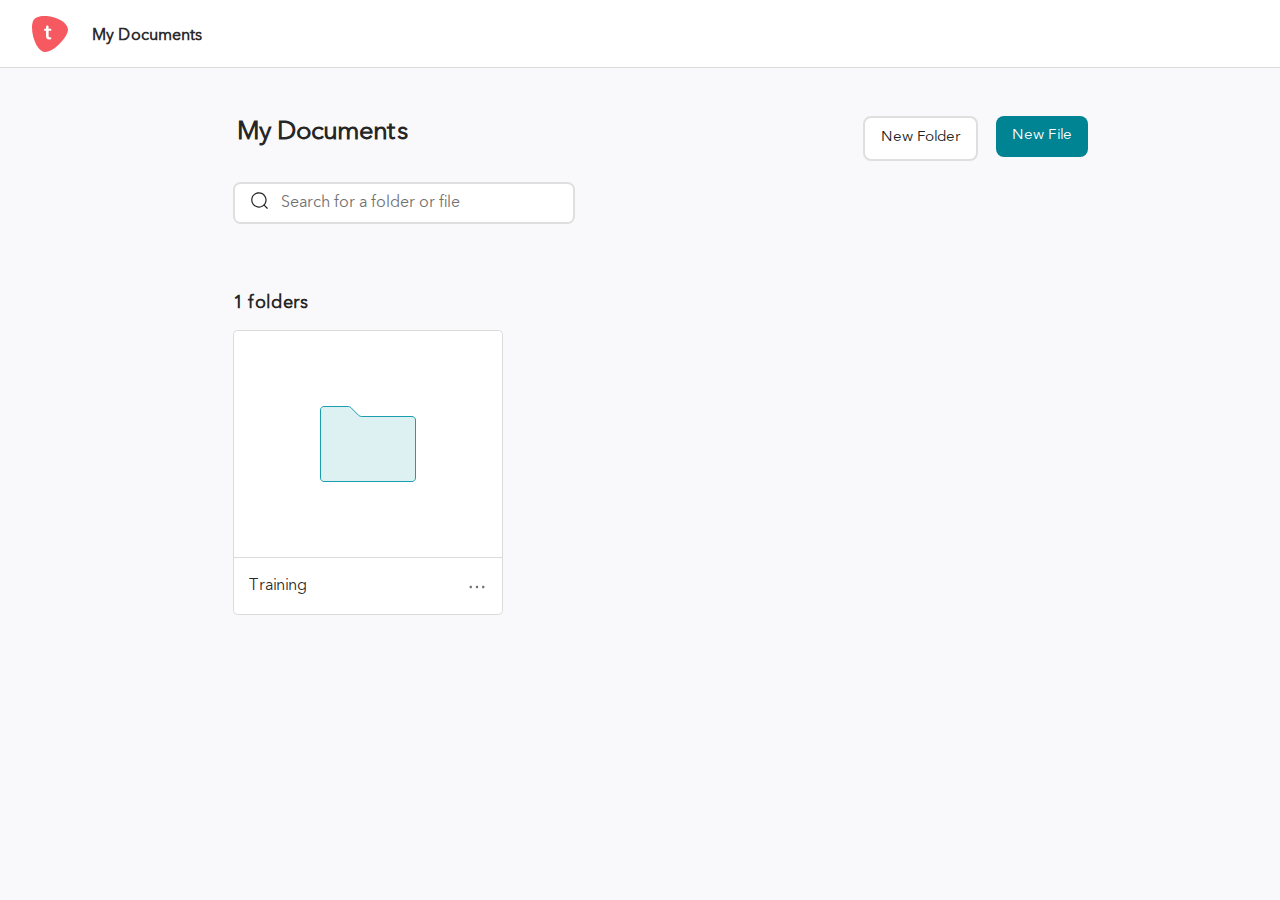
<file: index.html>
<!DOCTYPE html>
<html lang="en">
  <head>
    <meta charset="UTF-8" />
    <meta http-equiv="X-UA-Compatible" content="IE=edge" />
    <meta name="viewport" content="width=device-width, initial-scale=1.0" />

    <!--Import Google Icon Font-->
    <link
      href="https://fonts.googleapis.com/icon?family=Material+Icons"
      rel="stylesheet"
    />

    <!--Import materialize.css-->
    <link
      type="text/css"
      rel="stylesheet"
      href="css/materialize.css"
      media="screen,projection"
    />

    <link rel="stylesheet" href="css/design.css" />
    <link rel="icon" href="./assests/icon.png">
    <title>Toddle Drive - My Documents</title>
    <meta name="description" content="Toddle Drive is a cloud based file sharing and backup platform specially for online classes.">
    <meta property="og:description" content="Toddle Drive is a cloud based file sharing and backup platform specially for online classes.">
    <meta property="og:image" content="https://is5-ssl.mzstatic.com/image/thumb/Purple125/v4/b7/28/6b/b7286bb0-6955-5817-7b02-a33718223ead/AppIcon-1x_U007emarketing-0-10-0-85-220.png/1200x630wa.png">
    <meta property="og:title" content="Toddle Drive">
    <meta property="og:type" content="website">
    <meta property="og:url" content="https://aditya-padhiar.github.io/Toddle-Drive/index.html">
    <meta name="twitter:image" content="https://is5-ssl.mzstatic.com/image/thumb/Purple125/v4/b7/28/6b/b7286bb0-6955-5817-7b02-a33718223ead/AppIcon-1x_U007emarketing-0-10-0-85-220.png/1200x630wa.png">
  </head>

  <body>
    
    <div id="nanobar">
      <div class="nanobar"></div>
    </div>
    <div class="navbar-fixed">
      <nav>
        <div class="container_95">
          <a href="#" class="brand-logo valign-wrapper">
            <img src="./assests/Logo.svg" alt="" style="margin-top: 12px" />
          </a>
          <div class="nav-wrapper">
            <div class="col s12" style="margin-left: 4rem">
              <a href="index.html" class="breadcrumb">My Documents</a>
            </div>
          </div>
        </div>
      </nav>
    </div>

    <div class="container">
      <div class="top-section">
        <div class="text-section">
          <p class="name-and-title">My Documents</p>
          <div class="render-numbers"></div>
        </div>

        <div class="action-buttons valign-wrapper right">
          <a
            href="#modal-new-folder"
            class="modal-close new-folder-btn center-align modal-trigger"
            >New Folder</a
          >
          <a
            href="#modal-new-file"
            class="modal-close btn-flat-new-file center-align modal-trigger"
            >New File</a
          >
        </div>
      </div>

      <div class="row left search-bar-row valign-wrapper">
        <!--Searchbar-->
        <div class="col s-10 m-4 l-4 valign-wrapper">
          <div class="search-bar valign-wrapper">
            <a href="#"  
              ><img
                src="./assests/resources/SearchO.svg"
                alt=""
                class="search-icon"
                id="s"
            /></a>
            <input
              type="text"
              placeholder="Search for a folder or file"
              class="search"
              id="sb"
              style="border: none"
            />
            <a href="#" 
              ><img
                src="./assests/resources/CancelOutlined.svg"
                alt=""
                class="search-icon"
                style="display: none;"
                id="x"
            /></a>
          </div>
        </div>
      </div>
      
      <div class="row" id="search-results">

      </div>

      <div class="row" id = "h1">
        <div class="col s12 m12 l12">
          <div class="render-number-of-folders">
            <!--Number of folders will be rendered here-->
          </div>
        </div>
        <div class="folder-cards-rendering-section">
          <!--Folder Cards will get rendered here -->
        </div>
      </div>

      <div class="row" id="h2">
        <div class="col s12 m12 l12">
          <div class="render-number-of-files">
            <!--Number of files will be rendered here-->
          </div>
        </div>

        <div class="file-cards-rendering-section">
          <!--File Cards will get rendered here-->
        </div>
      </div>
    </div>

    <div class="folder-modals-rendering-section">
      <!--modals will be rendered here-->
    </div>

    <div class="files-modals-rendering-section"></div>

    <div id="modal-new-file" class="modal">
      <form id="form-new-file">
        <div class="modal-content">
        <h4>Create a new file</h4>
        <p>Name of the file </p>
        <input
          placeholder="Enter file name (with proper file extentsion)"
          id="new-file-name"
          type="text"
          class="validate"
        />
      </div>
      <div class="modal-footer">
        <button class="modal-close btn-flat cancel center-align">Cancel</button>
        <input type="submit" value="Create File" class="modal-close btn-flat center-align"></input>
      </div>
      </form>
    </div>

    

    <div id="modal-new-folder" class="modal">
      <form id="form-new-folder">
        <div class="modal-content">
        <h4>Create a new folder</h4>
        <p>Name of the folder</p>
        <input
          placeholder="Enter folder name"
          id="new-folder-name"
          type="text"
          class="validate"
        />
      </div>
      <div class="modal-footer">
        <a href="#!" class="modal-close btn-flat cancel center-align">Cancel</a>
        <input type="submit" value="Create Folder" class="modal-close btn-flat center-align"></input>
      </div>
      </form>
    </div>

    <script src="./js/nanobar.js"></script>
    <script src="https://code.jquery.com/jquery-3.3.1.js" integrity="sha256-2Kok7MbOyxpgUVvAk/HJ2jigOSYS2auK4Pfzbm7uH60=" crossorigin="anonymous"></script>
    <script type="text/javascript" src="js/materialize.min.js"></script>
    <script src="js/index.js"></script>
    <script>
        
        $('.modal').modal();
        $('.dropdown-trigger').dropdown({alignment:'right',coverTrigger:false});
    </script>
    <script>
        var options = {
        classname: "my-class",
        id: "my-id",
        target: document.getElementById("myDivId"),
      };

      var nanobar = new Nanobar(options);

      // move bar
      nanobar.go(30); // size bar 30%
      nanobar.go(76); // size bar 76%

      // size bar 100% and and finish
      nanobar.go(100);

    </script>
  </body>
</html>
</file>
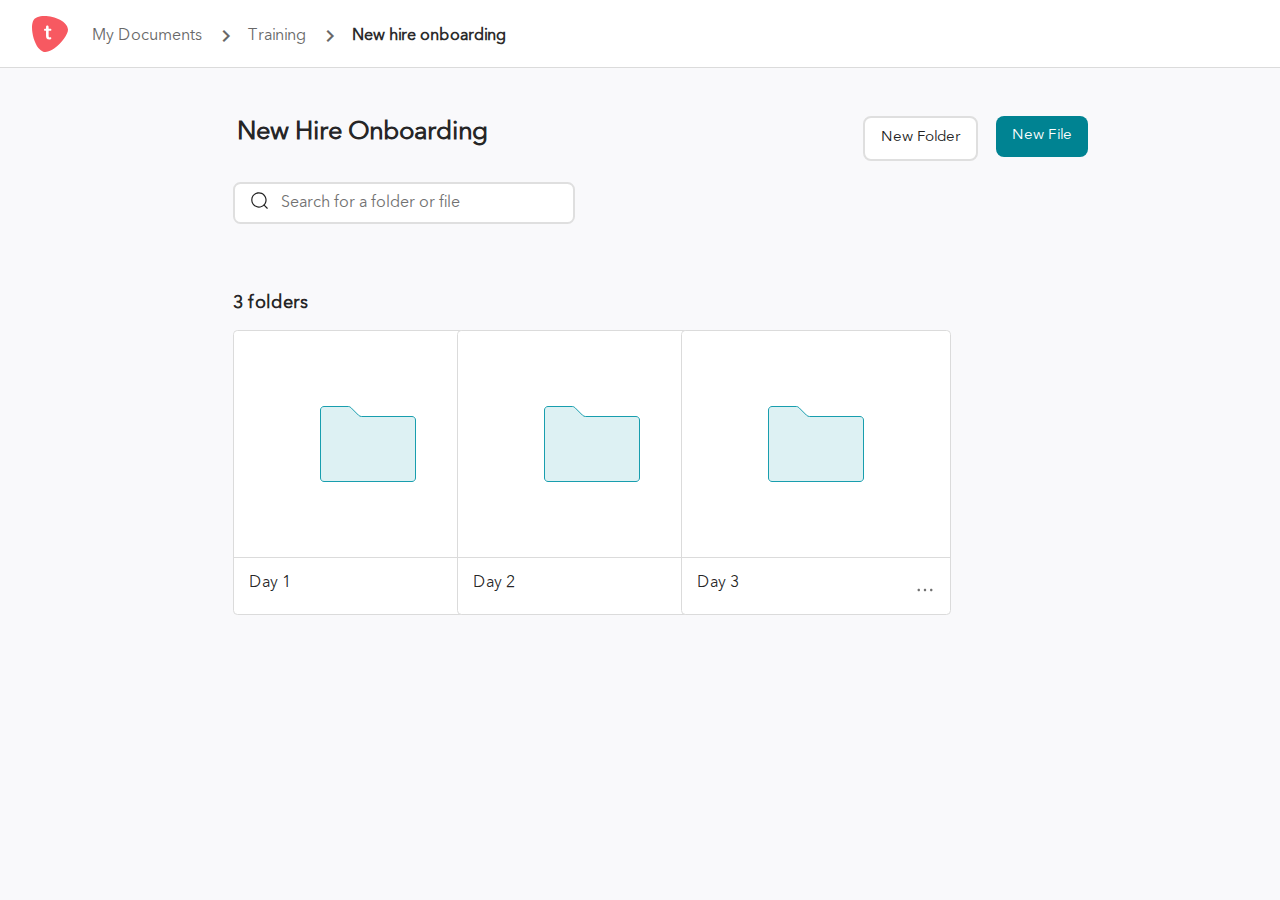
<file: New hire onboarding.html>
<!DOCTYPE html>
<html lang="en">
  <head>
    <meta charset="UTF-8" />
    <meta http-equiv="X-UA-Compatible" content="IE=edge" />
    <meta name="viewport" content="width=device-width, initial-scale=1.0" />

    <!--Import Google Icon Font-->
    <link
      href="https://fonts.googleapis.com/icon?family=Material+Icons"
      rel="stylesheet"
    />

    <!--Import materialize.css-->
    <link
      type="text/css"
      rel="stylesheet"
      href="css/materialize.css"
      media="screen,projection"
    />

    <link rel="stylesheet" href="css/design.css" />
    <link rel="icon" href="./assests/icon.png">
    <title>Toddle Drive - New Hire Onboarding</title>
  </head>

  <body>
    <div id="nanobar">
      <div class="nanobar"></div>
    </div>
    <div class="navbar-fixed">
      <nav>
        <div class="container_95">
          <a href="#" class="brand-logo valign-wrapper">
            <img src="./assests/Logo.svg" alt="" style="margin-top: 12px" />
          </a>
          <div class="nav-wrapper">
            <div class="col s12" style="margin-left: 4rem">
              <a href="index.html" class="breadcrumb">My Documents</a>
              <a href="Training.html" class="breadcrumb">Training</a>
              <a href="#!" class="breadcrumb">New hire onboarding</a>
            </div>
          </div>
        </div>
      </nav>
    </div>

    <div class="container">
      <div class="top-section">
        <div class="text-section">
          <p class="name-and-title">New Hire Onboarding</p>
          <div class="render-numbers"></div>
        </div>

        <div class="action-buttons valign-wrapper right">
          <a
            href="#modal-new-folder"
            class="modal-close new-folder-btn center-align modal-trigger"
            >New Folder</a
          >
          <a
            href="#modal-new-file"
            class="modal-close btn-flat-new-file center-align modal-trigger"
            >New File</a
          >
        </div>
      </div>

      <div class="row left search-bar-row valign-wrapper">
        <!--Searchbar-->
        <div class="col s-10 m-4 l-4 valign-wrapper">
          <div class="search-bar valign-wrapper">
            <a href="#"  
              ><img
                src="./assests/resources/SearchO.svg"
                alt=""
                class="search-icon"
                id="s"
            /></a>
            <input
              type="text"
              placeholder="Search for a folder or file"
              class="search"
              id="sb"
              style="border: none"
            />
            <a href="#" 
              ><img
                src="./assests/resources/CancelOutlined.svg"
                alt=""
                class="search-icon"
                style="display: none;"
                id="x"
            /></a>
          </div>
        </div>
      </div>
      
      <div class="row" id="search-results">

      </div>

      <div class="row" id = "h1">
        <div class="col s12 m12 l12">
          <div class="render-number-of-folders">
            <!--Number of folders will be rendered here-->
          </div>
        </div>
        <div class="folder-cards-rendering-section">
          <!--Folder Cards will get rendered here -->
        </div>
      </div>

      <div class="row" id="h2">
        <div class="col s12 m12 l12">
          <div class="render-number-of-files">
            <!--Number of files will be rendered here-->
          </div>
        </div>

        <div class="file-cards-rendering-section">
          <!--File Cards will get rendered here-->
        </div>
      </div>
    </div>

    <div class="folder-modals-rendering-section">
      <!--modals will be rendered here-->
    </div>

    <div class="files-modals-rendering-section"></div>

    <div id="modal-new-file" class="modal">
      <form id="form-new-file">
        <div class="modal-content">
        <h4>Create a new file</h4>
        <p>Name of the file</p>
        <input
          placeholder="Enter file name (with proper file extentsion)"
          id="new-file-name"
          type="text"
          class="validate"
        />
      </div>
      <div class="modal-footer">
        <button class="modal-close btn-flat cancel center-align">Cancel</button>
        <input type="submit" value="Create File" class="modal-close btn-flat center-align"></input>
      </div>
      </form>
    </div>

    

    <div id="modal-new-folder" class="modal">
      <form id="form-new-folder">
        <div class="modal-content">
        <h4>Create a new folder</h4>
        <p>Name of the folder</p>
        <input
          placeholder="Enter folder name"
          id="new-folder-name"
          type="text"
          class="validate"
        />
      </div>
      <div class="modal-footer">
        <a href="#!" class="modal-close btn-flat cancel center-align">Cancel</a>
        <input type="submit" value="Create Folder" class="modal-close btn-flat center-align"></input>
      </div>
      </form>
    </div>

    <script src="./js/nanobar.js"></script>
    <script src="https://code.jquery.com/jquery-3.3.1.js" integrity="sha256-2Kok7MbOyxpgUVvAk/HJ2jigOSYS2auK4Pfzbm7uH60=" crossorigin="anonymous"></script>
    <script type="text/javascript" src="js/materialize.min.js"></script>
    <script src="js/new_hire_onboarding.js"></script>
    <script>
        
        $('.modal').modal();
        $('.dropdown-trigger').dropdown({alignment:'right',coverTrigger:false});
    </script>
    <script>
        var options = {
        classname: "my-class",
        id: "my-id",
        target: document.getElementById("myDivId"),
      };

      var nanobar = new Nanobar(options);

      // move bar
      nanobar.go(30); // size bar 30%
      nanobar.go(76); // size bar 76%

      // size bar 100% and and finish
      nanobar.go(100);

    </script>
  </body>
</html>
</file>
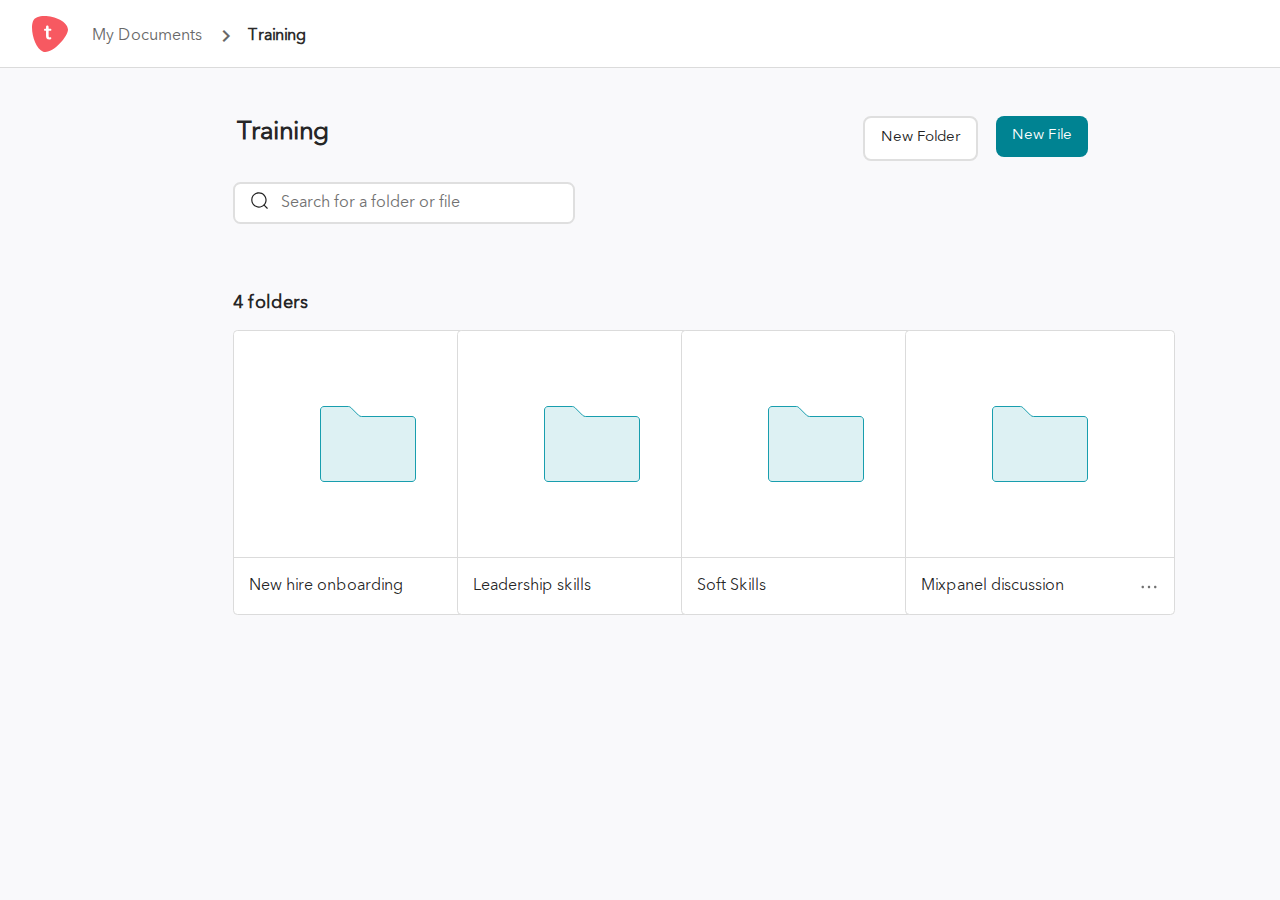
<file: Training.html>
<!DOCTYPE html>
<html lang="en">
  <head>
    <meta charset="UTF-8" />
    <meta http-equiv="X-UA-Compatible" content="IE=edge" />
    <meta name="viewport" content="width=device-width, initial-scale=1.0" />

    <!--Import Google Icon Font-->
    <link
      href="https://fonts.googleapis.com/icon?family=Material+Icons"
      rel="stylesheet"
    />

    <!--Import materialize.css-->
    <link
      type="text/css"
      rel="stylesheet"
      href="css/materialize.css"
      media="screen,projection"
    />

    <link rel="stylesheet" href="css/design.css" />
    <link rel="icon" href="./assests/icon.png">
    <title>Toddle Drive - Training</title>
  </head>

  <body>
    <div id="nanobar">
      <div class="nanobar"></div>
    </div>
    <div class="navbar-fixed">
      <nav>
        <div class="container_95">
          <a href="#" class="brand-logo valign-wrapper">
            <img src="./assests/Logo.svg" alt="" style="margin-top: 12px" />
          </a>
          <div class="nav-wrapper">
            <div class="col s12" style="margin-left: 4rem">
              <a href="index.html" class="breadcrumb">My Documents</a>
              <a href="#!" class="breadcrumb">Training</a>
            </div>
          </div>
        </div>
      </nav>
    </div>

    <div class="container">
      <div class="top-section">
        <div class="text-section">
          <p class="name-and-title">Training</p>
          <div class="render-numbers"></div>
        </div>

        <div class="action-buttons valign-wrapper right">
          <a
            href="#modal-new-folder"
            class="modal-close new-folder-btn center-align modal-trigger"
            >New Folder</a
          >
          <a
            href="#modal-new-file"
            class="modal-close btn-flat-new-file center-align modal-trigger"
            >New File</a
          >
        </div>
      </div>

      <div class="row left search-bar-row valign-wrapper">
        <!--Searchbar-->
        <div class="col s-10 m-4 l-4 valign-wrapper">
          <div class="search-bar valign-wrapper">
            <a href="#"  
              ><img
                src="./assests/resources/SearchO.svg"
                alt=""
                class="search-icon"
                id="s"
            /></a>
            <input
              type="text"
              placeholder="Search for a folder or file"
              class="search"
              id="sb"
              style="border: none"
            />
            <a href="#" 
              ><img
                src="./assests/resources/CancelOutlined.svg"
                alt=""
                class="search-icon"
                style="display: none;"
                id="x"
            /></a>
          </div>
        </div>
      </div>
      
      <div class="row" id="search-results">

      </div>

      <div class="row" id = "h1">
        <div class="col s12 m12 l12">
          <div class="render-number-of-folders">
            <!--Number of folders will be rendered here-->
          </div>
        </div>
        <div class="folder-cards-rendering-section">
          <!--Folder Cards will get rendered here -->
        </div>
      </div>

      <div class="row" id="h2">
        <div class="col s12 m12 l12">
          <div class="render-number-of-files">
            <!--Number of files will be rendered here-->
          </div>
        </div>

        <div class="file-cards-rendering-section">
          <!--File Cards will get rendered here-->
        </div>
      </div>
    </div>

    <div class="folder-modals-rendering-section">
      <!--modals will be rendered here-->
    </div>

    <div class="files-modals-rendering-section"></div>

    <div id="modal-new-file" class="modal">
      <form id="form-new-file">
        <div class="modal-content">
        <h4>Create a new file</h4>
        <p>Name of the file</p>
        <input
          placeholder="Enter file name (with proper file extentsion)"
          id="new-file-name"
          type="text"
          class="validate"
        />
      </div>
      <div class="modal-footer">
        <button class="modal-close btn-flat cancel center-align">Cancel</button>
        <input type="submit" value="Create File" class="modal-close btn-flat center-align"></input>
      </div>
      </form>
    </div>

    

    <div id="modal-new-folder" class="modal">
      <form id="form-new-folder">
        <div class="modal-content">
        <h4>Create a new folder</h4>
        <p>Name of the folder</p>
        <input
          placeholder="Enter folder name"
          id="new-folder-name"
          type="text"
          class="validate"
        />
      </div>
      <div class="modal-footer">
        <a href="#!" class="modal-close btn-flat cancel center-align">Cancel</a>
        <input type="submit" value="Create Folder" class="modal-close btn-flat center-align"></input>
      </div>
      </form>
    </div>

    <script src="./js/nanobar.js"></script>
    <script src="https://code.jquery.com/jquery-3.3.1.js" integrity="sha256-2Kok7MbOyxpgUVvAk/HJ2jigOSYS2auK4Pfzbm7uH60=" crossorigin="anonymous"></script>
    <script type="text/javascript" src="js/materialize.min.js"></script>
    <script src="js/training.js"></script>
    
    <script>
        
        $('.modal').modal();
        $('.dropdown-trigger').dropdown({alignment:'right',coverTrigger:false});
    </script>
    <script>
        var options = {
        classname: "my-class",
        id: "my-id",
        target: document.getElementById("myDivId"),
      };

      var nanobar = new Nanobar(options);

      // move bar
      nanobar.go(30); // size bar 30%
      nanobar.go(76); // size bar 76%

      // size bar 100% and and finish
      nanobar.go(100);

    </script>
  </body>
</html>
</file>
<file: css/design.css>
@font-face {
  font-family: "Avenir-Next";
  src: url("../fonts/Avenir-Next.woff2") format("woff2");
}

body {
  background-color: #f9f9fb;
  font-family: Avenir-Next;
}

::-webkit-scrollbar {
  width: 0.7rem;
}

::-webkit-scrollbar-thumb {
  background-color: #dbdbdb;
  width: 0.6rem;
  border-radius: 1rem;
}

::-webkit-scrollbar-track {
  background-color: #f1f1fb;
  border-radius: 0.01rem;
  padding: 0 4px;
}

::-webkit-scrollbar-thumb:hover {
  background: #ededef;
}

.container_95 {
  margin: 0 auto;

  width: 95%;
}

nav {
  border-bottom: 1px solid #dbdbdb;
}

.my-card {
  background-color: #ffffff;
  border-radius: 0.3rem;
  border: 1px solid #dbdbdb;
  height: 19rem;
  width: 18rem;
  margin: 2rem 2rem;
}

.icon-layer {
  height: 80%;
  background-color: #ffffff;
  border-bottom: 1px solid #dbdbdb;
  border-radius: 0.3rem 0.3rem 0 0;
}

.icon-layer-filetype-PDF {
  height: 80%;
  background-color: #fff5f7;
  border-bottom: 1px solid #dbdbdb;
  border-radius: 0.3rem 0.3rem 0 0;
}

.icon-layer-filetype-DOC {
  height: 80%;
  background-color: #f5f5ff;
  border-bottom: 1px solid #dbdbdb;
  border-radius: 0.3rem 0.3rem 0 0;
}

.icon-layer-filetype-PPT {
  height: 80%;
  background-color: #fff9eb;
  border-bottom: 1px solid #dbdbdb;
  border-radius: 0.3rem 0.3rem 0 0;
}

.card-icon {
  margin: 0 auto;
  background-color: transparent;
}

.bottom-layer {
  padding: 0 1rem;
  margin: auto;
  font-family: Avenir-Next;
  font-size: 16px;
  font-style: normal;
  font-weight: 500;
  line-height: 18px;
  justify-content: space-between;
}

.bottom-layer > a {
  text-decoration: none;
  color: #000000de;
  margin-top: 0.6rem;
  padding-top: 0.2rem;
}

.red-dropdown {
  color: #d33852;
}

.popup-icon {
  margin-right: 0.8rem;
  top: -1rem;
}

.rename {
  padding: auto 1rem;
  width: 30.65rem;
}

.modal-content > p {
  margin-top: 2.1rem;
  margin-bottom: 0.5rem;
  font-weight: bold;
  font-size: 1.16rem;
  font-family: Avenir-Next;
}

.modal-content > h4 {
  margin-top: 1.4rem;
  font-family: Avenir-Next;
  font-size: 24px;
  font-style: normal;
  font-weight: 700;
  line-height: 33px;
  letter-spacing: 0em;
  text-align: left;
}

.btn-flat {
  width: 10rem;
  height: 2.6rem;
  border-radius: 8px;
  padding: 0.1rem 0;
  margin-bottom: 1.8rem;
  margin-right: 2rem;
  background-color: #008392;
  color: #ffffff;
  font-family: Avenir-Next;
  font-size: 1rem;
}

.cancel {
  border-radius: 8px;
  width: 6rem;
  padding: 0 0;
  margin-bottom: 1.8rem;
  margin-right: 1rem;
  border: 2px solid #dfdfdf;
  background-color: #ffffff;
  color: #222222;
  font-family: Avenir-Next;
  font-size: 1rem;
}

#modal1-delete > .modal-content > p {
  margin-top: 1.8rem;
  font-weight: bold;
  font-size: 1.2rem;
  font-family: Avenir-Next;
}

#modal1-delete > .modal-content > h4 {
  margin-top: 1.5rem;
  font-family: Avenir-Next;
  font-size: 26px;
  font-style: normal;
  font-weight: 700;
  line-height: 33px;
  letter-spacing: 0em;
  text-align: left;
}

.delete {
  width: 10rem;
  height: 2.6rem;
  border-radius: 8px;
  padding: 0.1rem 0;
  margin-bottom: 1.8rem;

  background-color: #f75961;

  color: #ffffff;
  font-family: Avenir-Next;
  font-size: 1rem;
}

.bottom-layer > .left-align > p {
  font-size: 0.76rem;
  margin: 0;
  margin-top: 0.4rem;
  color: #717171;
}

.bottom-layer > .left-align > h5 {
  font-size: 1.1rem;
  margin: 0;
}

.search-bar {
  margin-top: 1.4rem;
  margin-left: 2rem;
  margin-bottom: 0.6rem;
  width: 22.8rem;
  height: 2.85rem;
  /*display: inline-flex;*/
  border: 2px solid #dfdfdf;
  padding: 0.1rem 1rem;
  border-radius: 0.5rem;
  background-color: #ffffff;
}

.search {
  margin-left: 1rem;
  width: 100%;
}

input::placeholder {
  color: #717171;

  font-family: Avenir-Next;
}

input:focus {
  border: none;
}

input:active {
  border: none;
}

.search-icon {
  height: 1.25rem;
  width: 1.25rem;
  margin: 0.8rem 0rem 0.6rem 0;
}

#rename {
  width: 30.5rem;
}

.search-bar-row {
  width: 100%;
}

.top-section {
  margin-top: 3.2rem;
  display: flex;
  justify-content: space-between;
}

.name-and-title {
  font-family: Avenir-Next;
  font-size: 1.7rem;
  font-style: normal;
  font-weight: 700;
  line-height: 33px;
  letter-spacing: 0px;
  text-align: left;
  margin: 0;
}

.file-and-folder-number {
  margin-top: 6px;
  font-family: Avenir-Next;
  font-size: 16px;
  font-weight: 500;
  line-height: 22px;
}

.text-section {
  margin-left: 3rem;
}

.action-buttons {
  display: flex;
  align-items: flex-start;
  justify-content: space-between;
  width: 15rem;
}

.btn-flat-new-file {
  border-radius: 8px;
  padding: 9px 16px;
  background-color: #008392;
  color: #ffffff;
  font-family: Avenir-Next;
  font-size: 1rem;
}

.new-folder-btn {
  border-radius: 8px;
  padding: 9px 16px;
  border: 2px solid #dfdfdf;
  background-color: #ffffff;
  color: #222222;
  font-family: Avenir-Next;
  font-size: 1rem;
}

.folder-section-heading {
  font-family: Avenir-Next;
  font-size: 18px;
  font-weight: 700;
  line-height: 24px;
  letter-spacing: 0px;
  margin-bottom: -1rem;
  margin-left: 2rem;
}

.file-section-heading {
  font-family: Avenir-Next;
  font-size: 18px;
  font-weight: 700;
  line-height: 24px;
  letter-spacing: 0px;
  margin-bottom: -1rem;
  margin-left: 2rem;
}

.breadcrumb {
  font-family: Avenir-Next;
}

#new-folder-name {
  width: 30.6rem;
}

#new-file-name {
  width: 30.6rem;
}
</file>
